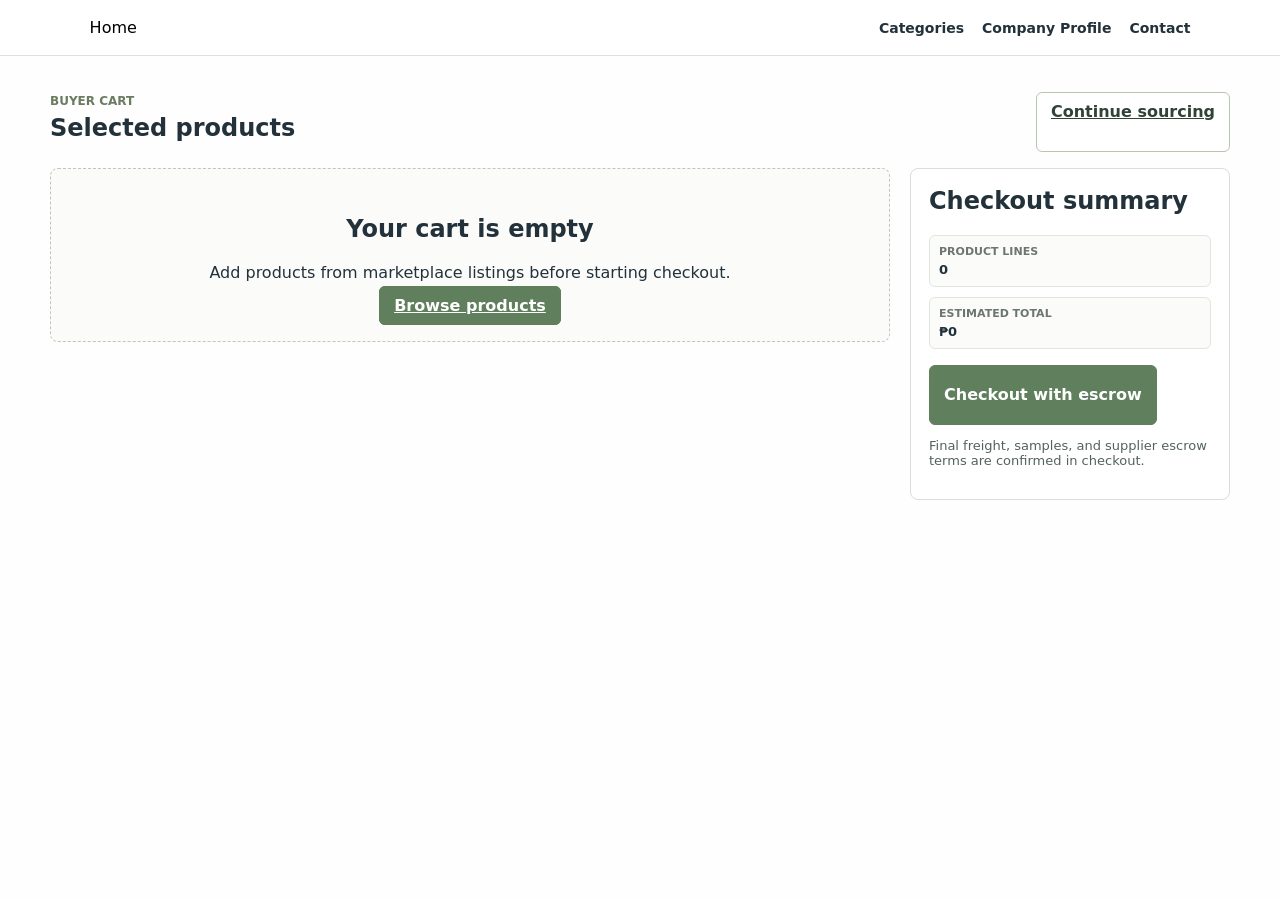
<file: cart-page.html>
<!DOCTYPE html>
<html lang="en">
<head>
    <meta charset="UTF-8">
    <meta name="viewport" content="width=device-width, initial-scale=1.0">
    <link rel="stylesheet" type="text/css" href="style.css">
    <title>Kasorra Cart</title>
</head>
<body>
    <header class="utility-header">
        <a href="index.html" class="nav-all">Home</a>
        <nav class="utility-nav" aria-label="Cart navigation">
            <a href="index.html#marketplace-app">Categories</a>
            <a href="index.html?supplier=techsource-pro#supplierProfile">Company Profile</a>
            <a href="index.html#contact">Contact</a>
        </nav>
    </header>

    <main class="cart-page">
        <section class="module-heading">
            <div>
                <p class="section-eyebrow">Buyer cart</p>
                <h1>Selected products</h1>
            </div>
            <a href="index.html#marketplace-app" class="secondary-action">Continue sourcing</a>
        </section>

        <section class="cart-layout">
            <div class="cart-list" id="cartItems" aria-live="polite"></div>
            <aside class="cart-summary" id="cartSummary"></aside>
        </section>
    </main>

    <script src="scripts/marketplace-data.js"></script>
    <script src="scripts/cart.js"></script>
</body>
</html>
</file>
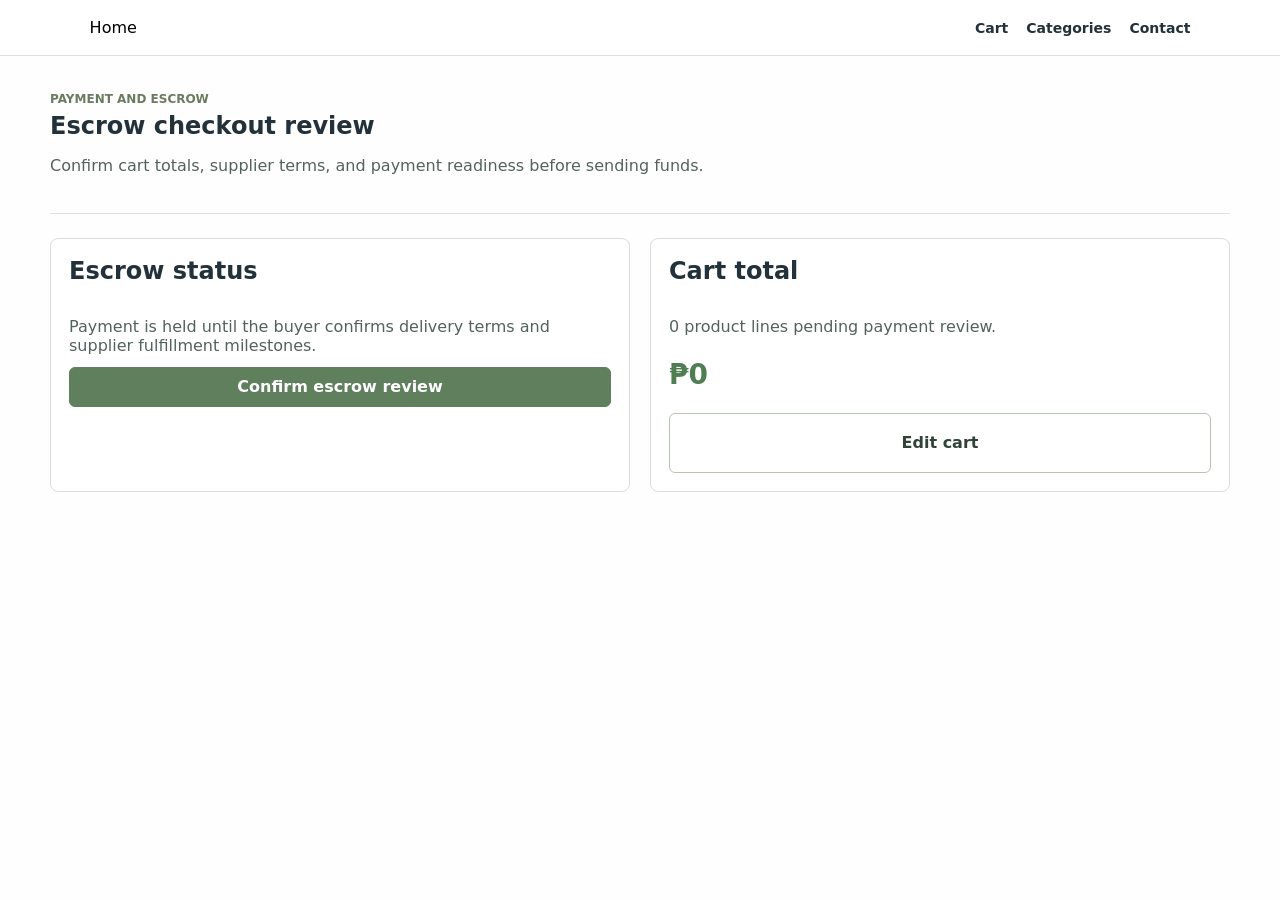
<file: payment-escrow.html>
<!DOCTYPE html>
<html lang="en">
<head>
    <meta charset="UTF-8">
    <meta name="viewport" content="width=device-width, initial-scale=1.0">
    <link rel="stylesheet" type="text/css" href="style.css">
    <title>Kasorra Payment and Escrow</title>
</head>
<body>
    <header class="utility-header">
        <a href="index.html" class="nav-all">Home</a>
        <nav class="utility-nav" aria-label="Payment navigation">
            <a href="cart-page.html">Cart</a>
            <a href="index.html#marketplace-app">Categories</a>
            <a href="index.html#contact">Contact</a>
        </nav>
    </header>

    <main class="checkout-page">
        <section class="dashboard-hero">
            <p class="section-eyebrow">Payment and escrow</p>
            <h1>Escrow checkout review</h1>
            <p>Confirm cart totals, supplier terms, and payment readiness before sending funds.</p>
        </section>

        <section class="checkout-grid">
            <article class="dashboard-card">
                <h2>Escrow status</h2>
                <p>Payment is held until the buyer confirms delivery terms and supplier fulfillment milestones.</p>
                <button type="button" class="primary-action" id="confirmEscrow">Confirm escrow review</button>
            </article>
            <article class="dashboard-card" id="checkoutCartSummary" aria-live="polite"></article>
        </section>
    </main>

    <script src="scripts/marketplace-data.js"></script>
    <script src="scripts/payment-escrow.js"></script>
</body>
</html>
</file>
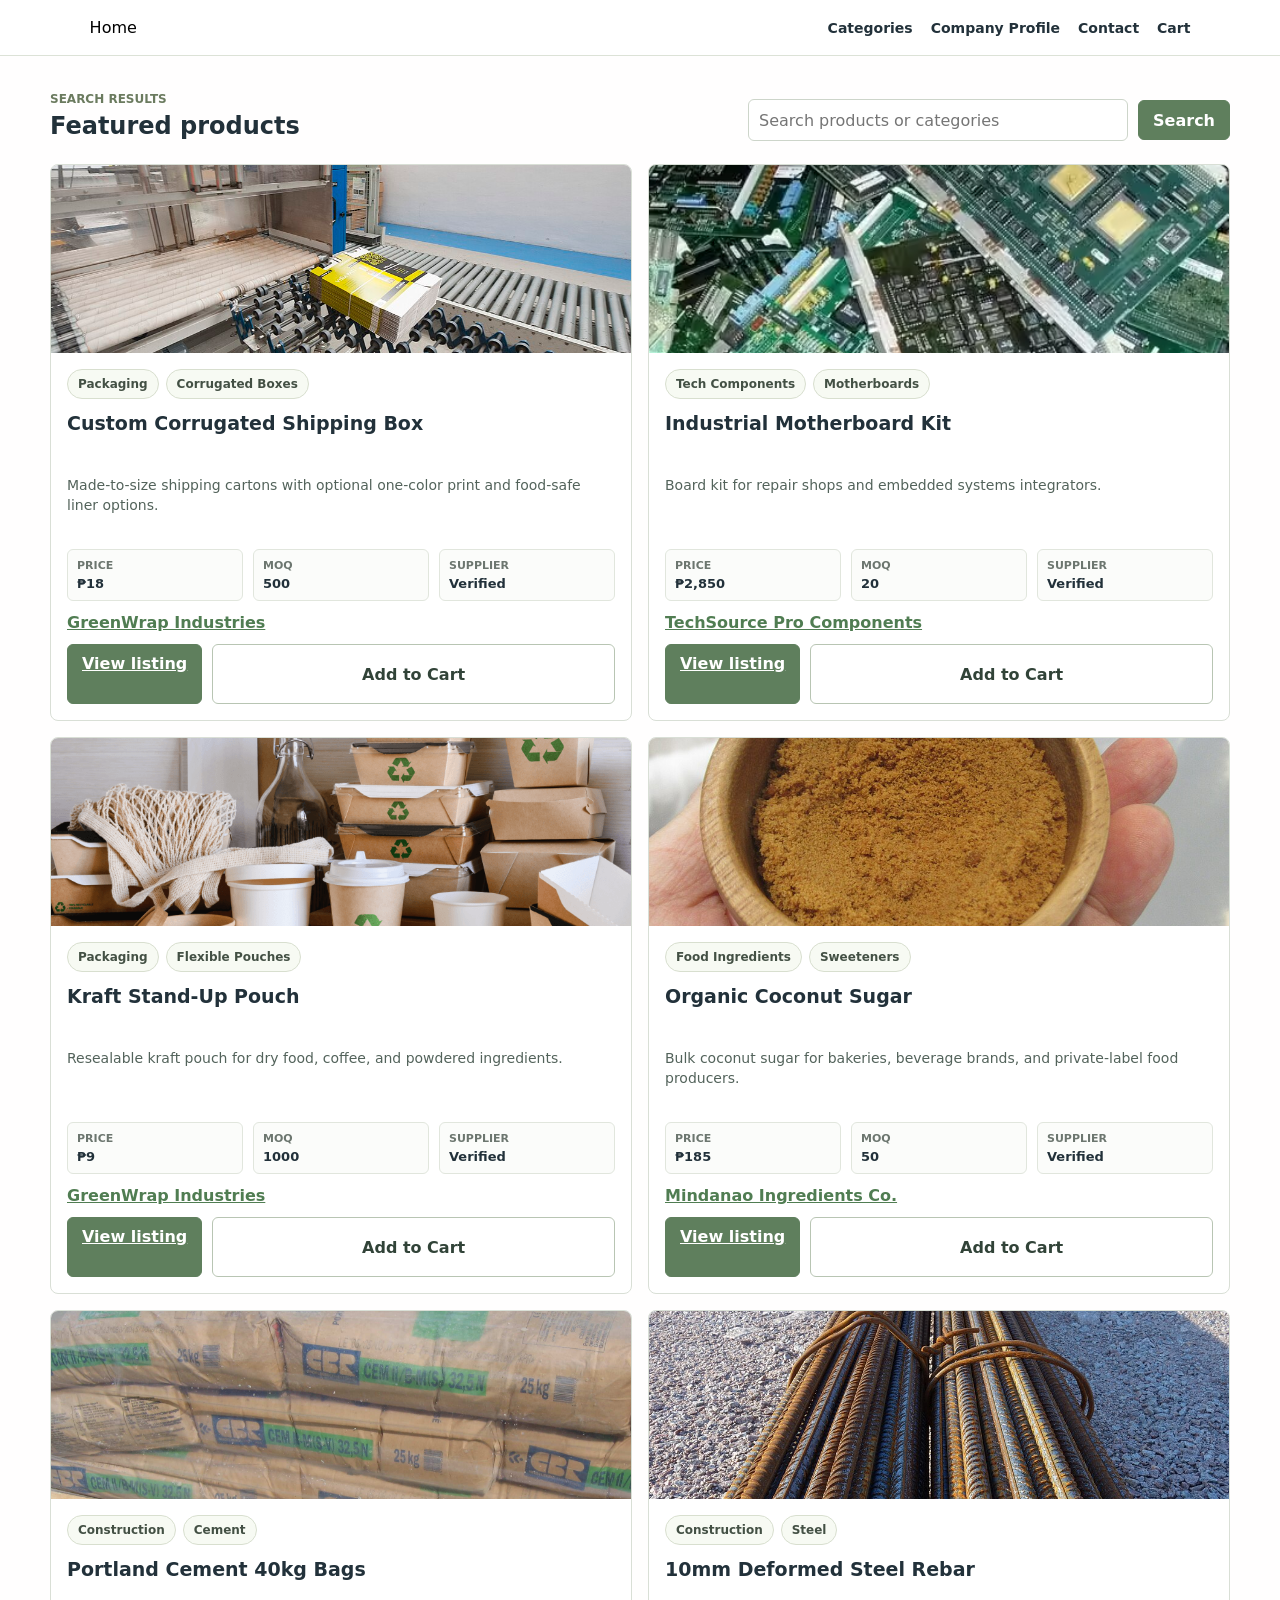
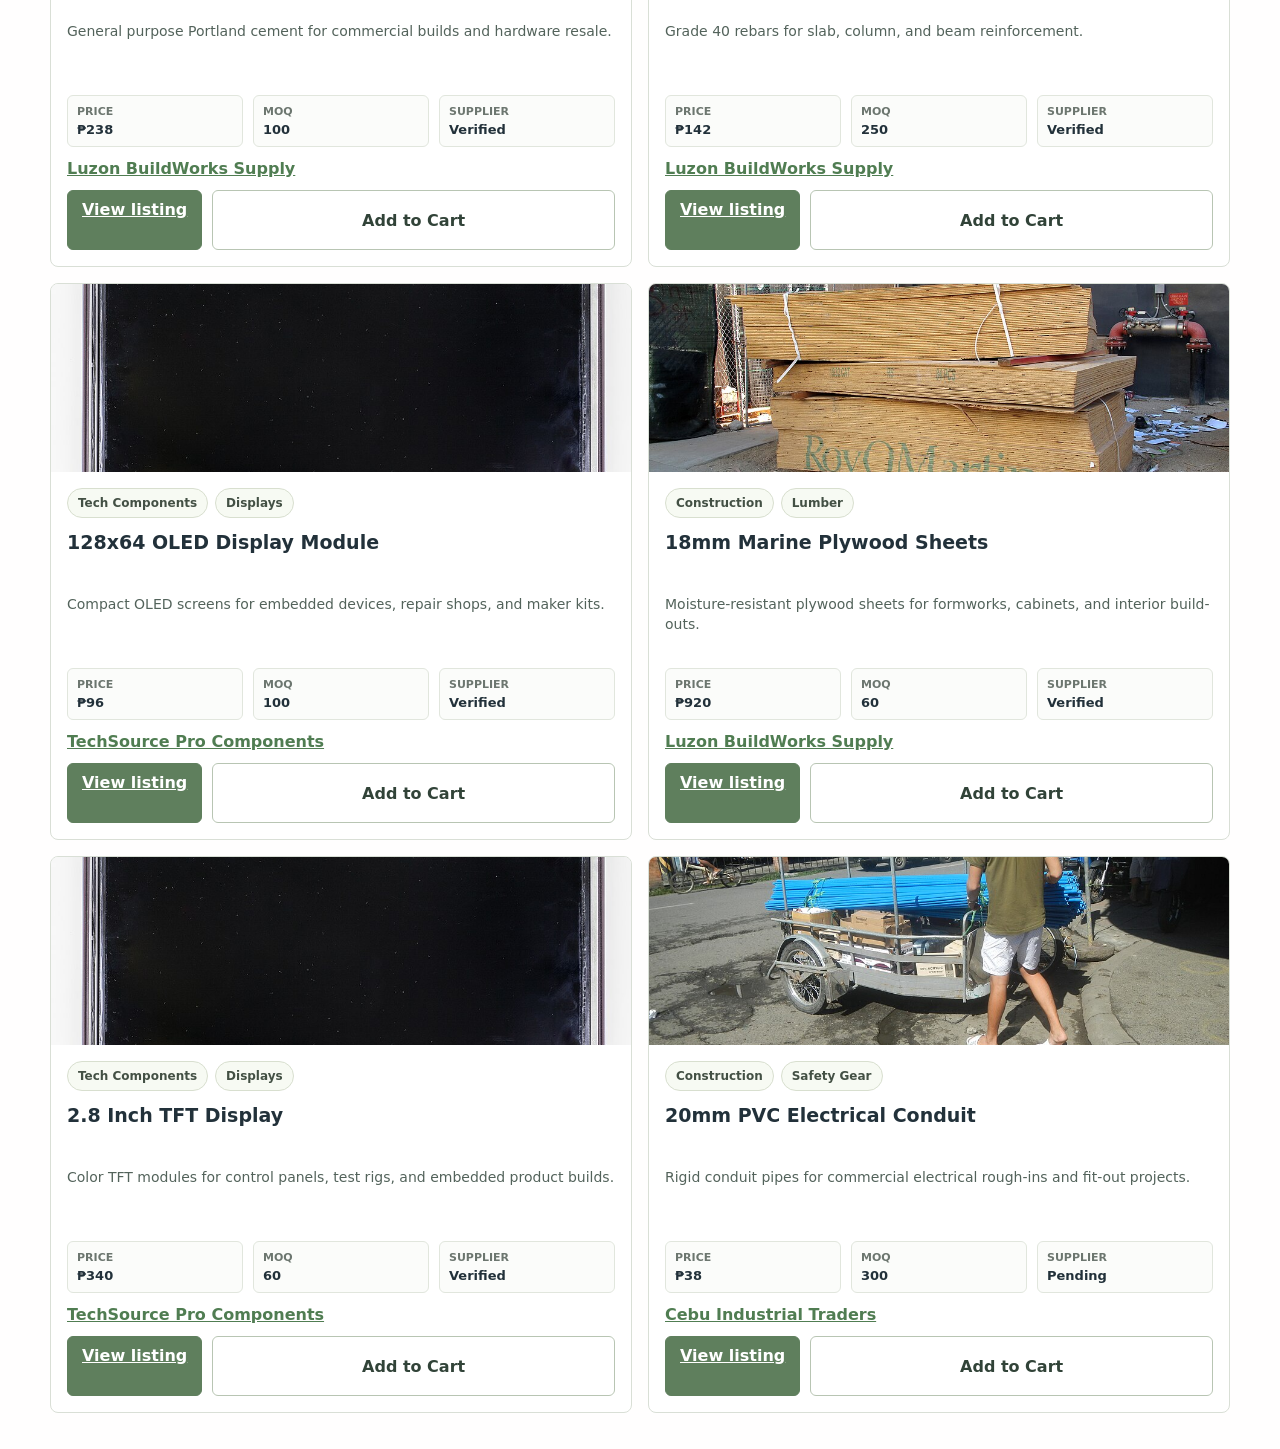
<file: search-results.html>
<!DOCTYPE html>
<html lang="en">
<head>
    <meta charset="UTF-8">
    <meta name="viewport" content="width=device-width, initial-scale=1.0">
    <link rel="stylesheet" type="text/css" href="style.css">
    <title>Kasorra Search Results</title>
</head>
<body>
    <header class="utility-header">
        <a href="index.html" class="nav-all">Home</a>
        <nav class="utility-nav" aria-label="Search navigation">
            <a href="index.html#marketplace-app">Categories</a>
            <a href="index.html?supplier=techsource-pro#supplierProfile">Company Profile</a>
            <a href="index.html#contact">Contact</a>
            <a href="cart-page.html">Cart</a>
        </nav>
    </header>

    <main class="results-page">
        <section class="module-heading">
            <div>
                <p class="section-eyebrow">Search results</p>
                <h1 id="searchTitle">Product results</h1>
            </div>
            <form class="results-search" id="resultsSearchForm">
                <input id="resultsSearchInput" type="search" placeholder="Search products or categories" aria-label="Search products or categories">
                <button type="submit" class="primary-action">Search</button>
            </form>
        </section>

        <section class="product-results result-list" id="searchResults" aria-live="polite"></section>
    </main>

    <script src="scripts/marketplace-data.js"></script>
    <script src="scripts/search-results.js"></script>
</body>
</html>
</file>
<file: style.css>
body {
    margin: 0;
    background-color: rgb(255, 254, 254);
    min-height: 100vh;   
}

body.no-scroll {
    overflow: hidden;
    height: 100%;
}

.logo {
    height: 50px;
    width: 60px;
    margin: 0;
    padding: 0;
    border-radius: 20%;
}

.divider-line {
    border: none;            
    height: 1px;         
    background-color: #c8c5c5; 
    margin: 2px; 
}

.signUp_header {
    position: absolute;
    display: flex;
    align-items: center;
    justify-content: center;
    top: 460px;
    font-family: system-ui, -apple-system, BlinkMacSystemFont, 'Segoe UI', Roboto, Oxygen, Ubuntu, Cantarell, 'Open Sans', 'Helvetica Neue', sans-serif;
    color: #5555558e;
    font-size: 14px;
}


.promotion-header {
    display: flex;
    width: 100%;          
    background: linear-gradient(to right, rgb(144, 171, 139), rgb(90, 120, 99));
}

.header-text {
    flex: 1;              
    text-align: center;  
    padding: 8px;      
    font-size: 14px;    
    color: #fff;          
    margin: 0;
}

.search-section {
    position: sticky;
    top: 0;              
    z-index: 1000;       
    background-color: white;
    height: 118px;
}

.search-bar {
  display: flex;
  align-items: center;
  flex-wrap: nowrap;
  height: 50px;
}

.bar {
  width: 600px;
  height: 100%;
  border-radius: 5px 0px 0px 5px;
  padding-left: 8px;
  font-family: "Google Sans", sans-serif;
  border: 2px solid #90AB8B;
  box-sizing: border-box;
}

.bar:focus {
    outline: none;
}

.search-container {
    display: flex;
    align-items: center;
    margin-left: 120px;
    padding: 12px;
    gap: 15px;
}

.search-button {
  height: 100%;
  background-color: #90AB8B;
  border: none;
  border-radius: 0 5px 5px 0;
  padding: 0 20px;
  cursor: pointer;
  box-sizing: border-box;
}

.search-button:hover {
  background-color: #7e9779;
}

.cart-button,
.account-button {
    display: flex;
    align-items: center;
    border: none;
    padding: 10px;
    background-color: transparent;
    cursor: pointer;   
    gap: 5px; 
    border-radius: 10px;
}

.cart-button:hover,
.account-button:hover {
    background-color: rgb(232, 232, 232);
}

.cart-icon,
.account-icon {
    width: 24px;
    height: 24px;
}

.nav-container {
    margin: 10px 10px 10px 120px;
    display: flex;
    gap: 30px;
}

.nav-all {
    display: flex;
    align-items: center;
    text-decoration: none;
    font-family:system-ui, -apple-system, BlinkMacSystemFont, 'Segoe UI', Roboto, Oxygen, Ubuntu, Cantarell, 'Open Sans', 'Helvetica Neue', sans-serif;
    color: black;
    font-size: 16px;
    gap: 5px;
}

.nav-header {
    text-decoration: none;
    font-family:system-ui, -apple-system, BlinkMacSystemFont, 'Segoe UI', Roboto, Oxygen, Ubuntu, Cantarell, 'Open Sans', 'Helvetica Neue', sans-serif;
    color: black;
    font-size: 16px;
}

.nav-icon {
    width: 22px;
    height: 22px;
}

.ad-section {
    height: 370px;
    width: 100%;
    background: linear-gradient(to right, rgb(144, 171, 139), rgb(90, 120, 99));;
    padding: 48px 0 48px 0;
}

.ad-wrapper {
    display: flex;
}

.ad-text-container {
    display: grid;
    row-gap: 30px;
}

.ad-container {
    margin: 30px 0 0 120px;
    display: grid;
    row-gap: 20px;
}

.assurance {
    display: flex;
    align-items: center;
    width: 170px;
    background-color: rgba(255, 255, 255, 0.277);
    padding: 4px 16px;
    border-radius: 10px;
    margin: 3px;
    gap: 4px;
}

.assurance-text {
    font-family: system-ui, -apple-system, BlinkMacSystemFont, 'Segoe UI', Roboto, Oxygen, Ubuntu, Cantarell, 'Open Sans', 'Helvetica Neue', sans-serif;
    font-size: 15px;
    font-weight: 400;
    color: white;
}

.assurance-icon {
    height: 18px;
    width: 18px;
}

.kasora-tagline {
    font-weight: 500;
    font-size: 45px;
    font-family: system-ui, -apple-system, BlinkMacSystemFont, 'Segoe UI', Roboto, Oxygen, Ubuntu, Cantarell, 'Open Sans', 'Helvetica Neue', sans-serif;
    color: white;
}

.tagline-subheader {
    font-size: 20px;
    font-family: system-ui, -apple-system, BlinkMacSystemFont, 'Segoe UI', Roboto, Oxygen, Ubuntu, Cantarell, 'Open Sans', 'Helvetica Neue', sans-serif;
    color: white;
}

.ad-buttons-container {
    display: flex;
    gap: 10px;
}

.sourcing-button {
    gap: 5px;
    font-size: 15px;
    font-family: system-ui, -apple-system, BlinkMacSystemFont, 'Segoe UI', Roboto, Oxygen, Ubuntu, Cantarell, 'Open Sans', 'Helvetica Neue', sans-serif;
    display: flex;
    align-items: center;
    padding: 16px 32px;
    background-color: white;
    color: #5A7863;
    border: none;
    border-radius: 8px;
    cursor: pointer;
}

.sourcing-button:hover {
    background-color: rgb(238, 238, 238);
}

.demo-button {
    font-family: system-ui, -apple-system, BlinkMacSystemFont, 'Segoe UI', Roboto, Oxygen, Ubuntu, Cantarell, 'Open Sans', 'Helvetica Neue', sans-serif;
    font-size: 15px;
    color: white;
    background-color: rgba(255, 255, 255, 0.319);
    border: 2px solid white;
    border-radius: 8px;
    padding: 16px 32px;
    cursor: pointer;
}

.demo-button:hover {
background-color: rgba(255, 255, 255, 0.625);
}

.kasora-ad-container {
    display: grid;
    grid-template-columns: 300px 300px;
    gap: 20px;
    margin-top: 10px;
    margin-left: 80px;
}

.samples-icon {
    width: 40px;
    height: 40px;
    margin-top: 20px;
    margin-left: 20px;
}

.samples-container {
    background-color: rgba(255, 255, 255, 0.195);
    border-radius: 24px;
}

.sample-text1 {
    font-weight: 600;
    font-family:system-ui, -apple-system, BlinkMacSystemFont, 'Segoe UI', Roboto, Oxygen, Ubuntu, Cantarell, 'Open Sans', 'Helvetica Neue', sans-serif;
    font-size: 25px;
    color: white;
    height: 10px;
    margin-left: 20px;
}

.sample-text2 {
    font-family:system-ui, -apple-system, BlinkMacSystemFont, 'Segoe UI', Roboto, Oxygen, Ubuntu, Cantarell, 'Open Sans', 'Helvetica Neue', sans-serif;
    font-size: 15px;
    color: rgb(234, 234, 234);
    margin-left: 20px;
}

.category-section, 
.suppliers-section {
    margin-top: 5px;
    margin-bottom: 35px;
}

.category-text-container {
    display: flex;
    align-items: baseline;
    gap: 10px;
}

.view-tag {
    color: #90AB8B;
    font-size: 15px;
}

.category-text {
    font-size: 25px;
    font-weight: bold;
    font-family: system-ui, -apple-system, BlinkMacSystemFont, 'Segoe UI', Roboto, Oxygen, Ubuntu, Cantarell, 'Open Sans', 'Helvetica Neue', sans-serif;
    color: #3B4953;
    margin-left: 120px;
}

.categories-wrapper {
    display: flex;
    justify-content: center;
    gap: 15px;
}

.category {
    background-color: transparent;
    border: 2px solid rgb(185, 185, 185);
    border-radius: 15px;
    display: flex;
    flex-direction: column;
    align-items: center;      
    justify-content: center; 
    cursor: pointer;
    width: 145px;             
    height: 145px;            
    padding: 35px;
}

.category-container {
    display: grid;
    grid-template-columns: repeat(auto-fit, minmax(120px, 1fr));
    align-items: center;
    justify-content: center;
}

.category:hover {
    box-shadow: 4px 6px 10px rgba(95, 94, 94, 0.474);
}

.category-inside-text {
    font-family: system-ui, -apple-system, BlinkMacSystemFont, 'Segoe UI', Roboto, Oxygen, Ubuntu, Cantarell, 'Open Sans', 'Helvetica Neue', sans-serif;
    font-size: 20px;
    font-weight: 500;
    color: rgb(40, 55, 35);
    margin-top: 10px;
}

.deals-section {
    
    height: 480px;
}

.deals-header-container {
    display: flex;
    align-items: center;
    margin: 0 120px 0 123px;
    gap: 7px;
}

.view-container {
    display: flex;
    align-items: center;
}

.view-tag {
    display: flex;
    margin-left: 5px;
    gap: 2px;
    color: #6e8f69;
    font-size: 17px;
    align-items: baseline;
    text-decoration: none;
    font-family: system-ui, -apple-system, BlinkMacSystemFont, 'Segoe UI', Roboto, Oxygen, Ubuntu, Cantarell, 'Open Sans', 'Helvetica Neue', sans-serif;
    align-items: center;
}

.view-tag:hover {
    text-decoration: underline;
    text-decoration-color: #6e8f69;
}

.view-icon {
    height: 15px;
    width:  15px;
}

.view-icon:hover {
    text-decoration: underline;
    text-decoration-color: #6e8f69;
}

.deals-text {
    font-size: 25px;
    font-family: system-ui, -apple-system, BlinkMacSystemFont, 'Segoe UI', Roboto, Oxygen, Ubuntu, Cantarell, 'Open Sans', 'Helvetica Neue', sans-serif;
    color: #3B4953;
    font-weight: bold;
}

.deals-icon {
    height: 28px;
    width: 28px;
}

.deals-time {
    display: flex;
    align-items: center;
    font-size: 15px;
    font-family: system-ui, -apple-system, BlinkMacSystemFont, 'Segoe UI', Roboto, Oxygen, Ubuntu, Cantarell, 'Open Sans', 'Helvetica Neue', sans-serif;
    color: #ffffff;
    background-color: #5A7863;
    gap: 5px;
    border-radius: 8px;
    padding: 8px;
    margin-left: auto;
}

.deals-container,
.suppliers-container-row1,
.suppliers-container-row2 {
    display: grid;
    grid-template-columns: repeat(auto-fit, minmax(180px, 300px));
    align-items: center;
    justify-content: center;
    gap: 20px;
}

.indiv-deals,
.indiv-suppliers {
    background-color: white;
    padding: 0 0 20px 0;
    cursor: pointer;
    border: none;
    border-radius: 20px;
    box-shadow: 4px 6px 10px rgba(95, 94, 94, 0.474);
}

.indiv-pic-container {
    position: relative;
    border-radius: 20px;
    background-color: white;
}

.indiv-pic-header {
    display: flex;
    justify-content: space-between; 
    gap: 142px;
    align-items: center;
    position: absolute;
    padding: 8px 12px;
}

.indiv-pic-text {
    font-size: 13px;
    font-weight: bold;
    font-family: system-ui, -apple-system, BlinkMacSystemFont, 'Segoe UI', Roboto, Oxygen, Ubuntu, Cantarell, 'Open Sans', 'Helvetica Neue', sans-serif;
    color: #ffffff;
    background-color: #970000;
    padding: 5px 12px;
    border-radius: 12px;
}

.indiv-pic-rating {
    display: flex;
    align-items: center;
    gap: 5px;
    color: #ffffff;
    background-color: rgba(44, 44, 44, 0.69);
    font-size: 12px;
    padding: 2px 8px;
    border-radius: 12px;
}

.star-icon {
    height: 12px;
    width: 12px;
}

.indiv-pic {
    width: 100%;
    height: 200px;
    display: block;
    margin: 0;
    padding: 0;
    border-radius: 20px 20px 0 0; 
}


.indiv-container {
    margin: 20px 20px 0 20px;
    display: grid;
    grid-template-rows:repeat(3, auto);
    row-gap: 10px;
    text-align: left;
}

.indiv-header {
    font-size: 19px;
    font-family: system-ui, -apple-system, BlinkMacSystemFont, 'Segoe UI', Roboto, Oxygen, Ubuntu, Cantarell, 'Open Sans', 'Helvetica Neue', sans-serif;
    color: #3B4953;
}

.indiv-subheader {
    font-size: 14px;
    font-family: system-ui, -apple-system, BlinkMacSystemFont, 'Segoe UI', Roboto, Oxygen, Ubuntu, Cantarell, 'Open Sans', 'Helvetica Neue', sans-serif;
    color:gray;
}

.indiv-price {
    font-size: 16px;
    font-weight: bold;
    font-family: system-ui, -apple-system, BlinkMacSystemFont, 'Segoe UI', Roboto, Oxygen, Ubuntu, Cantarell, 'Open Sans', 'Helvetica Neue', sans-serif;
    color: #2a801a;
}

.indiv-sold {
    font-size: 12px;
}

.price-sold {
    display: grid;
    grid-template-columns: 180px 1fr;
    align-items: center;
}

.view-supplier {
    display: flex;
    font-size: 15px;
    border-radius: 10px;
    justify-content: center;
    color: white;
    padding: 10px;
    background-color: #90AB8B;
}

.view-supplier:hover {
    background-color: #90ab8bb8
}

.rated-icon {
    height: 13px;
    width: 13px;
}

.indiv-supplier-text {
    display: flex;
    align-items: center;
    gap: 2px;
    font-size: 13px;
    font-weight: bold;
    font-family: system-ui, -apple-system, BlinkMacSystemFont, 'Segoe UI', Roboto, Oxygen, Ubuntu, Cantarell, 'Open Sans', 'Helvetica Neue', sans-serif;
    color: rgb(59, 73, 83);
    background-color: #fdc700;
    padding: 5px 12px;
    border-radius: 12px;
}

.indiv-supplier-header {
    display: flex;
    justify-content: space-between; 
    gap: 120px;
    align-items: center;
    position: absolute;
    padding: 8px 12px;
}

.verification-badge {
    display: flex;
    align-items: center;
    font-size: 13px;
    font-family: system-ui, -apple-system, BlinkMacSystemFont, 'Segoe UI', Roboto, Oxygen, Ubuntu, Cantarell, 'Open Sans', 'Helvetica Neue', sans-serif;
    color: rgb(59, 73, 83);
    gap: 5px;
    background-color: #EBF4DD;
    padding: 8px;
    border-radius: 8px;
    width: 65px;
}

.verify-icon {
    height: 14px;
    width: 14px;
}

.filter-button {
    display: flex;
    align-items: center;
    gap: 5px;
    font-family: system-ui, -apple-system, BlinkMacSystemFont, 'Segoe UI', Roboto, Oxygen, Ubuntu, Cantarell, 'Open Sans', 'Helvetica Neue', sans-serif;
    font-size: 17px;
    padding: 10px 17px;
    background-color: transparent;
    border-width: 2px;
    border-color: #5A7863;
    border-radius: 10px;
    cursor: pointer;
}

.filter-button:hover {
    background-color: rgba(187, 185, 185, 0.434);
}

.filter-icon {
    height: 13px;
    width: 13px;
}

.deals-supplier-container {
    display: flex;
    align-items: center;
    margin: 0 120px 0 123px;
    gap: 15px;
}

.suppliers-wrapper {
    display: grid;
    row-gap: 15px;
}

.platform-promise-header {
    display: flex;
    justify-content: center;
    margin-top: 100px;
}

.platform-promise-text {
    font-size: 32px;
    font-weight: 500;
    font-family: system-ui, -apple-system, BlinkMacSystemFont, 'Segoe UI', Roboto, Oxygen, Ubuntu, Cantarell, 'Open Sans', 'Helvetica Neue', sans-serif;
    color: #3B4953;
}

.platform-promise-wrapper {
    display: flex;
    justify-content: center;
    align-items: center;
    margin-top: 15px;
    gap: 100px;
}

.platform-promise-container {
    display: flex;
    flex-direction: column;
    row-gap: 15px;
    align-items: center;
    width: 250px;
}

.platform-description {
    display: flex;
    align-items: center;
    justify-content: center;
    flex-direction: column;
}

.platform-text-1 {
    font-size: 18px;
    font-family: system-ui, -apple-system, BlinkMacSystemFont, 'Segoe UI', Roboto, Oxygen, Ubuntu, Cantarell, 'Open Sans', 'Helvetica Neue', sans-serif;
    font-weight: bold;
    color: #3B4953;
}

.platform-text-2 {
    font-size: 14px;
    font-family: system-ui, -apple-system, BlinkMacSystemFont, 'Segoe UI', Roboto, Oxygen, Ubuntu, Cantarell, 'Open Sans', 'Helvetica Neue', sans-serif;
    color: #3B4953;
}

.platform-icon {
    display: flex;
    justify-content: center;
    width: 40px;
    height: 40px;
    background:linear-gradient(135deg, rgb(144, 171, 139) 0%, rgb(90, 120, 99) 100%); 
    padding: 25px;
    border-radius: 50%;
}

.footer-section {
    margin-top: 60px;
    background-color: #3B4953;
    height: 250px;
    padding: 70px 120px 20px 120px
}

.footer-container-1 {
    display: flex;
    gap: 50px;
    margin-bottom: 35px;
}

.kasorra-footer-text {
    font-size: 13px;
    font-family: system-ui, -apple-system, BlinkMacSystemFont, 'Segoe UI', Roboto, Oxygen, Ubuntu, Cantarell, 'Open Sans', 'Helvetica Neue', sans-serif;
    color: rgb(235, 244, 221);
    opacity: 0.7;
}

.kasorra-part {
    display: flex;
    flex-direction: column;
}

.for-buyers-container {
    display: flex;
    flex-direction: column;
    row-gap: 15px;
}

.for-buyers-header {
    font-size: 18px;
    font-family: system-ui, -apple-system, BlinkMacSystemFont, 'Segoe UI', Roboto, Oxygen, Ubuntu, Cantarell, 'Open Sans', 'Helvetica Neue', sans-serif;
    color: rgb(235, 244, 221);
    opacity: 0.9;
}

.buyers-link {
    text-decoration: none;
    color: rgb(235, 244, 221);
    opacity: 0.7; 
    font-size: 13px;
    font-family: system-ui, -apple-system, BlinkMacSystemFont, 'Segoe UI', Roboto, Oxygen, Ubuntu, Cantarell, 'Open Sans', 'Helvetica Neue', sans-serif;
}

.links-wrapper {
    display: flex;
    gap: 150px;
}

.horizontal-footer-line {
    color: rgb(235, 244, 221);
    opacity: 0.5; 
}

.footer-container-2 {
    margin-top: 30px;
    display: flex;
    align-items: center;
    justify-content: center;
}

.footer-header-2 {
    font-size: 16px;
    font-family: system-ui, -apple-system, BlinkMacSystemFont, 'Segoe UI', Roboto, Oxygen, Ubuntu, Cantarell, 'Open Sans', 'Helvetica Neue', sans-serif;
    color: rgb(235, 244, 221);
    opacity: 0.7;
}

.acc_bg {
    position: fixed;
    top: 50%;            
    left: 50%;            
    transform: translate(-50%, -50%);
    z-index: 1001;
    height: 650px;
    width: 450px;
    background-color: white;
    display: flex;
    align-items: center;
    justify-content: center;
    border-radius: 20px;
}

.login_header {
    position: absolute;   
    display: flex;
    align-items: center;
    justify-content: center;
    top: 80px;
    color: rgb(95, 94, 94);
    font-size: 30px;
    font-weight: 650;
    font-family: system-ui, -apple-system, BlinkMacSystemFont, 'Segoe UI', Roboto, Oxygen, Ubuntu, Cantarell, 'Open Sans', 'Helvetica Neue', sans-serif;
}

.login_subheader {
    position: absolute;
    display: flex;
    align-items: center;
    justify-content: center;
    top: 140px;
    color: rgb(95, 94, 94);
    font-size: 15px;
    font-family: system-ui, -apple-system, BlinkMacSystemFont, 'Segoe UI', Roboto, Oxygen, Ubuntu, Cantarell, 'Open Sans', 'Helvetica Neue', sans-serif;
}

.email_header {
    position: absolute;
    display: flex;
    align-items: center;
    justify-content: center;
    top: 190px;
    left: 30%;
    color: rgb(87, 87, 87);
    transform: translateX(-50%);
    font-size: 14px;
    font-weight: 600;
    font-family: system-ui, -apple-system, BlinkMacSystemFont, 'Segoe UI', Roboto, Oxygen, Ubuntu, Cantarell, 'Open Sans', 'Helvetica Neue', sans-serif;
}

.password_header {
    position: absolute;
    display: flex;
    align-items: center;
    justify-self: center;
    top: 278px;
    left: 23%;
    color: rgb(87, 87, 87);
    transform: translateX(-50%);
    font-size: 14px;
    font-weight: 600;
    font-family: system-ui, -apple-system, BlinkMacSystemFont, 'Segoe UI', Roboto, Oxygen, Ubuntu, Cantarell, 'Open Sans', 'Helvetica Neue', sans-serif;
}

.exit_button {
    top: 20px;
    left: 88%;
    font-size: 25px;
    position: absolute;
    cursor: pointer;
    padding: 5px 10px;
    background-color: transparent;
    border: none;
}

.exit_button2 {
    top: 22px;
    left: 90%;
    font-size: 25px;
    position: absolute;
    cursor: pointer;
    padding: 5px 10px;
    background-color: transparent;
    border: none;
    font-weight: lighter;
}

.form_tag {
    display: flex;
    flex-direction: column;
    gap: 30px;
}

.input_tag {
    display: flex;
    justify-content: baseline;
    align-items: center;
    width: 250px;
    height: 20px;
    padding: 12px 50px 12px 5px;
    border-radius: 10px;
    border: 2px solid #a2d09a;
}


/*.input_icon {
    height: 20px;
    width: 20px;
} */

.submit_button {
    font-family: system-ui, -apple-system, BlinkMacSystemFont, 'Segoe UI', Roboto, Oxygen, Ubuntu, Cantarell, 'Open Sans', 'Helvetica Neue', sans-serif;
    font-size: 17px;
    font-weight: 500;
    color: white;
    padding: 15px;
    background: linear-gradient(135deg, rgb(144, 171, 139) 0%, rgb(90, 120, 99) 100%);
    border: none;
    cursor: pointer;
    border-radius: 10px;
}

.submit_button:hover {
    background: linear-gradient(135deg, rgba(176, 206, 171, 0.834) 0%, rgba(117, 155, 128, 0.821) 100%);
}

.input_container {
    display: flex;
    flex-direction: column;
    gap: 40px;
    margin-top: 20px;
}

.lock-icon {
    position: absolute;
    display: flex;
    justify-content: center;
    z-index: 1000;
    top: 35px;
    height: 40px;
    width: 40px;
    background: linear-gradient(to right, rgb(144, 171, 139), rgb(90, 120, 99));
    padding: 10px;
    border-radius: 12px;
}

.person-icon {
    position: absolute;
    display: flex;
    justify-content: center;
    z-index: 1000;
    top: 35px;
    height: 40px;
    width: 40px;
    background: linear-gradient(to right, rgb(144, 171, 139), rgb(90, 120, 99));
    padding: 10px;
    border-radius: 12px;
}

.thirdParty_container {
    display: flex;
    position: absolute;
    align-items: center;
    justify-content: center;
    top: 510px;
}

.google_button {
    display: flex;
    align-items: center;
    justify-content: center;
    gap: 10px;
    font-family: system-ui, -apple-system, BlinkMacSystemFont, 'Segoe UI', Roboto, Oxygen, Ubuntu, Cantarell, 'Open Sans', 'Helvetica Neue', sans-serif;
    font-size: 15px;
    font-weight: 500;
    padding: 4px 70px;
    height: 45px;
    cursor: pointer;
    background-color: transparent;
    border: 2px solid #90AB8B;
    border-radius: 10px;
}

.google_button:hover {
    background-color: rgba(220, 220, 220, 0.332);
}

.google_icon {
    height: 20px;
    width: 20px;
}

.no_acc_container {
    display: flex;
    align-items: center;
    justify-content: center;
    position: absolute;
    top: 570px;
    gap: 7px;
}

.no_acc {
    font-family: system-ui, -apple-system, BlinkMacSystemFont, 'Segoe UI', Roboto, Oxygen, Ubuntu, Cantarell, 'Open Sans', 'Helvetica Neue', sans-serif;
    font-size: 14px;
}

.sign_up {
    text-decoration: none;
    font-family: system-ui, -apple-system, BlinkMacSystemFont, 'Segoe UI', Roboto, Oxygen, Ubuntu, Cantarell, 'Open Sans', 'Helvetica Neue', sans-serif;
    font-size: 16px;
    color: #90AB8B;
    background-color: transparent;
    border: none;
    cursor: pointer;
}

.sign_up:hover {
    text-decoration: underline;
}

.signUp_bg {
    position: fixed;
    top: 50%;             
    left: 50%;            
    transform: translate(-50%, -50%);
    z-index: 1001;
    height: 730px;
    width:630px;
    background-color: white;
    display: flex;
    align-items: center;
    justify-content: center;
    border-radius: 20px;
    overflow-y: auto;
}

.signUp_container {
    display: flex;
    justify-content: center;
    align-items: center;
}

.direction-text {
    position: absolute;
    left: 5%;
    top: 28%;
    font-family:system-ui, -apple-system, BlinkMacSystemFont, 'Segoe UI', Roboto, Oxygen, Ubuntu, Cantarell, 'Open Sans', 'Helvetica Neue', sans-serif;
    font-size: 15px;
    font-weight: 500;
    color: rgb(73, 73, 73);
}

.buy-btn {
    display: flex;
    flex-direction: column;
    justify-content: center;
    align-items: center;
    padding: 12px 73px;
    gap: 10px;
    background-color: transparent;
    border: 2px solid #EBF4DD;
    border-radius: 10px;
    cursor: pointer;
}

.sell-btn {
    display: flex;
    flex-direction: column;
    justify-content: center;
    align-items: center;
    padding: 12px 78px;
    gap: 10px;
    background-color: transparent;
    border: 2px solid #EBF4DD;
    border-radius: 10px;
    cursor: pointer;
}

.button_container {
    position: absolute;
    display: flex;
    align-items: center;
    justify-content: center;
    top: 34%;
    gap: 10px;
}

.buy-btn:focus,
.sell-btn:focus {
    border: 2px solid #d0e1b5;
    background-color: #e8ede17a;
}

.buy_icon,
.sell_icon {
    height: 35px;
    width: 35px;
}

.sb_header {
    font-family: system-ui, -apple-system, BlinkMacSystemFont, 'Segoe UI', Roboto, Oxygen, Ubuntu, Cantarell, 'Open Sans', 'Helvetica Neue', sans-serif;
    font-size: 16px;
}

.sb_subheader {
    font-family: system-ui, -apple-system, BlinkMacSystemFont, 'Segoe UI', Roboto, Oxygen, Ubuntu, Cantarell, 'Open Sans', 'Helvetica Neue', sans-serif;
    font-size: 13px;
    color: rgb(91, 91, 91);
}

.Names_signUp_wrapper {
    display: flex;
    flex-direction: column;
    justify-content: center;
    gap: 10px;
}

.replaceable_container {
    display: flex;
    flex-direction: column;
    align-items: center;
    gap: 20px;
}

.buyer_option_Name_input {
    padding: 15px 139px 15px 5px;
    border: 2px solid #EBF4DD; 
    border-radius: 8px;
}

.seller_option_Name_input {
    padding: 15px 125px 15px 5px;
    border: 2px solid #EBF4DD; 
    border-radius: 8px;
}

.buyer_option_Name_input:focus,
.seller_option_Name_input:focus,
.option_email_input:focus,
.option_phone_input:focus,
.option_password_input_confrim:focus,
.option_company_name_input:focus {
    border-color:  #c9e1a3;
    outline: none;
    color: #333;             
}


.option_outer_container {
    position: absolute;
    margin-top: 25px;
    left: 5%;
}

.name_header_option,
.email_input_header,
.option_phone_header,
.option_password_header,
.option_password_header_confirm,
.option_company_name {
    font-family: system-ui, -apple-system, BlinkMacSystemFont, 'Segoe UI', Roboto, Oxygen, Ubuntu, Cantarell, 'Open Sans', 'Helvetica Neue', sans-serif;
    font-size: 15px;
    font-weight: 500;
    color: rgb(73, 73, 73);
}

.option_email_input,
.option_phone_input,
.option_password_input,
.option_password_input_confrim,
.option_company_name_input {
    padding: 15px;
    border: 2px solid #EBF4DD; 
    border-radius: 8px;
}

.option_name_wrapper {
    display: flex;
    gap: 10px;
}

.option_email_container,
.option_phone_container,
.option_password_container,
.company_name_container {
    display: flex;
    flex-direction: column;
    gap: 10px;
}

.buyer_option_form {
    display: flex;
    flex-direction: column;
    gap: 20px;
    margin-bottom: 40px;
}

.legacy-hidden {
    display: none !important;
}

.marketplace-app {
    max-width: 1200px;
    margin: 42px auto 0 auto;
    padding: 0 24px;
    color: #22313a;
    font-family: system-ui, -apple-system, BlinkMacSystemFont, "Segoe UI", Roboto, Oxygen, Ubuntu, Cantarell, "Open Sans", "Helvetica Neue", sans-serif;
}

.market-toolbar,
.module-heading,
.profile-and-tools,
.market-grid,
.range-row,
.profile-actions,
.product-actions,
.market-stats,
.trust-row,
.tag-row,
.inquiry-actions {
    display: flex;
}

.market-toolbar {
    justify-content: space-between;
    align-items: flex-end;
    gap: 24px;
    margin-bottom: 22px;
}

.section-eyebrow {
    margin: 0 0 6px 0;
    text-transform: uppercase;
    font-size: 12px;
    font-weight: 700;
    letter-spacing: 0;
    color: #6b7b5f;
}

.market-toolbar h2,
.module-heading h3,
.supplier-profile-header h3,
.supplier-dashboard h3,
.modal-card h3 {
    margin: 0;
    color: #22313a;
}

.market-stats {
    flex-wrap: wrap;
    justify-content: flex-end;
    gap: 8px;
    max-width: 520px;
}

.market-stats span,
.trust-row span,
.tag-row span {
    border: 1px solid #d8dfcf;
    border-radius: 999px;
    padding: 7px 10px;
    background-color: #f7faf3;
    color: #435044;
    font-size: 12px;
    font-weight: 650;
    white-space: nowrap;
}

.market-grid {
    align-items: flex-start;
    gap: 22px;
}

.filter-panel {
    position: sticky;
    top: 138px;
    flex: 0 0 270px;
    border: 1px solid #d9dfd6;
    border-radius: 8px;
    padding: 18px;
    background-color: #ffffff;
}

.filter-panel h3 {
    margin: 0 0 14px 0;
}

.filter-panel label,
.stack-form label {
    display: grid;
    gap: 7px;
    margin-bottom: 14px;
    font-size: 13px;
    font-weight: 700;
    color: #42524a;
}

.filter-panel input,
.filter-panel select,
.stack-form input,
.stack-form select,
.stack-form textarea,
.chat-form input {
    width: 100%;
    min-height: 42px;
    box-sizing: border-box;
    border: 1px solid #cdd5ca;
    border-radius: 6px;
    padding: 9px 10px;
    font: inherit;
    background-color: #ffffff;
}

.filter-panel input:focus,
.filter-panel select:focus,
.stack-form input:focus,
.stack-form select:focus,
.stack-form textarea:focus,
.chat-form input:focus {
    outline: 2px solid #9dbb96;
    border-color: #6f8d69;
}

.stack-form textarea {
    min-height: 92px;
    resize: vertical;
}

.stack-form select[multiple] {
    min-height: 110px;
}

.range-row {
    gap: 12px;
}

.range-row label {
    flex: 1;
}

.market-content {
    flex: 1;
    min-width: 0;
}

.module-block,
.profile-panel,
.supplier-dashboard {
    border-top: 1px solid #dce2d7;
    padding-top: 20px;
    margin-bottom: 30px;
}

.module-heading {
    align-items: center;
    justify-content: space-between;
    gap: 20px;
    margin-bottom: 16px;
}

.primary-action,
.secondary-action,
.danger-action,
.link-action,
.supplier-link,
.category-card button,
.mini-product,
.media-button {
    cursor: pointer;
    font: inherit;
}

.primary-action,
.secondary-action,
.danger-action,
.link-action {
    border-radius: 6px;
    min-height: 40px;
    padding: 9px 14px;
    font-weight: 750;
}

.primary-action {
    border: 1px solid #5f7f5d;
    background-color: #5f7f5d;
    color: #ffffff;
}

.primary-action:hover {
    background-color: #4f704e;
}

.secondary-action {
    border: 1px solid #b8c5b3;
    background-color: #ffffff;
    color: #314338;
}

.secondary-action:hover,
.link-action:hover {
    background-color: #f2f6ee;
}

.danger-action {
    border: 1px solid #b44848;
    background-color: #fff4f4;
    color: #8d2626;
}

.link-action,
.supplier-link {
    border: none;
    background: transparent;
    color: #507d52;
    padding: 0;
    font-weight: 800;
    text-align: left;
}

.category-browser {
    display: grid;
    grid-template-columns: repeat(2, minmax(0, 1fr));
    gap: 14px;
}

.category-card {
    border: 1px solid #d8dfcf;
    border-radius: 8px;
    padding: 14px;
    background-color: #ffffff;
}

.category-card.active {
    border-color: #5f7f5d;
    box-shadow: inset 0 0 0 1px #5f7f5d;
}

.category-card > button {
    width: 100%;
    display: flex;
    justify-content: space-between;
    gap: 12px;
    border: none;
    background: transparent;
    padding: 0;
    color: #22313a;
    text-align: left;
}

.category-card > button span {
    font-size: 17px;
    font-weight: 800;
}

.category-card p {
    min-height: 40px;
    margin: 10px 0 12px 0;
    color: #53635b;
    font-size: 14px;
}

.subcategory-list {
    display: flex;
    flex-wrap: wrap;
    gap: 7px;
}

.subcategory-list button {
    border: 1px solid #d4dccd;
    border-radius: 999px;
    background-color: #f8faf5;
    padding: 6px 9px;
    font-size: 12px;
    color: #435044;
}

.product-results {
    display: grid;
    grid-template-columns: repeat(2, minmax(0, 1fr));
    gap: 16px;
}

.product-card {
    display: flex;
    flex-direction: column;
    min-height: 560px;
    border: 1px solid #d9dfd6;
    border-radius: 8px;
    overflow: hidden;
    background-color: #ffffff;
}

.media-button {
    width: 100%;
    height: 188px;
    border: none;
    padding: 0;
    background: #eef2ea;
}

.media-button img,
.media-button video,
.listing-media img,
.listing-media video {
    width: 100%;
    height: 100%;
    display: block;
    object-fit: cover;
}

.product-card-body {
    display: flex;
    flex: 1;
    flex-direction: column;
    gap: 12px;
    padding: 16px;
}

.tag-row,
.trust-row {
    flex-wrap: wrap;
    gap: 7px;
}

.product-card h4 {
    min-height: 52px;
    margin: 0;
    font-size: 19px;
    line-height: 1.35;
    color: #22313a;
}

.product-card h2 {
    min-height: 52px;
    margin: 0;
    font-size: 19px;
    line-height: 1.35;
}

.product-card h2 a,
.cart-item h2 a {
    color: #22313a;
    text-decoration: none;
}

.product-card h2 a:hover,
.cart-item h2 a:hover {
    color: #507d52;
}

.product-card p {
    min-height: 62px;
    margin: 0;
    color: #53635b;
    font-size: 14px;
    line-height: 1.45;
}

.product-facts,
.profile-stats {
    display: grid;
    grid-template-columns: repeat(3, minmax(0, 1fr));
    gap: 10px;
    margin: 0;
}

.product-facts.wide {
    grid-template-columns: repeat(2, minmax(0, 1fr));
    margin: 18px 0;
}

.product-facts div,
.profile-stats div {
    border: 1px solid #e1e6dd;
    border-radius: 6px;
    padding: 9px;
    background-color: #fbfcfa;
}

.product-facts dt,
.profile-stats dt {
    margin-bottom: 4px;
    color: #6c766f;
    font-size: 11px;
    font-weight: 800;
    text-transform: uppercase;
}

.product-facts dd,
.profile-stats dd {
    margin: 0;
    color: #22313a;
    font-size: 13px;
    font-weight: 750;
}

.product-actions {
    gap: 10px;
    margin-top: auto;
}

.product-actions button {
    flex: 1;
}

.profile-and-tools {
    align-items: flex-start;
    gap: 24px;
}

.profile-panel,
.supplier-dashboard {
    flex: 1;
    min-width: 0;
}

.supplier-profile-header {
    display: grid;
    grid-template-columns: 74px 1fr;
    align-items: center;
    gap: 16px;
    margin-bottom: 16px;
}

.supplier-profile-header img {
    width: 74px;
    height: 74px;
    object-fit: cover;
    border-radius: 8px;
    border: 1px solid #d9dfd6;
    background-color: #f7faf3;
}

.supplier-profile-header p,
.review-preview blockquote,
.inquiry-item p,
.chat-context {
    color: #53635b;
}

.trust-row.prominent {
    margin-bottom: 14px;
}

.profile-stats {
    grid-template-columns: 1fr;
    margin-bottom: 16px;
}

.profile-actions {
    gap: 10px;
    margin-bottom: 18px;
}

.catalog-preview h4,
.review-preview h4 {
    margin: 16px 0 10px 0;
}

.mini-product-grid {
    display: grid;
    grid-template-columns: repeat(2, minmax(0, 1fr));
    gap: 10px;
}

.mini-product {
    display: grid;
    gap: 6px;
    min-height: 76px;
    border: 1px solid #dce2d7;
    border-radius: 6px;
    padding: 10px;
    background-color: #ffffff;
    color: #22313a;
    text-align: left;
}

.mini-product strong {
    color: #507d52;
}

.review-preview blockquote {
    margin: 0 0 10px 0;
    border-left: 3px solid #aabd9e;
    padding: 8px 0 8px 12px;
    background-color: #fbfcfa;
}

.inquiry-item {
    display: grid;
    grid-template-columns: 1fr auto;
    gap: 14px;
    border: 1px solid #dce2d7;
    border-radius: 8px;
    padding: 14px;
    margin-bottom: 12px;
    background-color: #ffffff;
}

.inquiry-item span,
.inquiry-item small {
    display: block;
    margin-top: 5px;
    color: #6c766f;
}

.inquiry-actions {
    align-items: center;
    gap: 8px;
}

.empty-state {
    grid-column: 1 / -1;
    border: 1px dashed #bec8b9;
    border-radius: 8px;
    padding: 26px;
    text-align: center;
    background-color: #fbfcfa;
}

.empty-state.compact {
    padding: 18px;
}

.empty-state h4 {
    margin: 0 0 8px 0;
}

.empty-state p {
    min-height: 0;
    margin: 0 0 14px 0;
}

.modal-host {
    position: fixed;
    inset: 0;
    z-index: 1200;
    display: flex;
    align-items: center;
    justify-content: center;
    padding: 24px;
    background-color: rgba(22, 32, 28, 0.58);
}

.modal-host[hidden] {
    display: none;
}

.modal-card {
    position: relative;
    width: min(720px, 100%);
    max-height: 88vh;
    overflow-y: auto;
    border-radius: 8px;
    background-color: #ffffff;
    padding: 24px;
    box-shadow: 0 18px 55px rgba(0, 0, 0, 0.24);
}

.large-modal {
    width: min(980px, 100%);
}

.modal-close {
    position: absolute;
    top: 14px;
    right: 14px;
    border: 1px solid #d4dccd;
    border-radius: 6px;
    background-color: #ffffff;
    padding: 7px 9px;
    cursor: pointer;
}

.listing-detail {
    display: grid;
    grid-template-columns: minmax(280px, 420px) 1fr;
    gap: 24px;
}

.listing-media {
    height: 420px;
    border-radius: 8px;
    overflow: hidden;
    background-color: #eef2ea;
}

.spec-list {
    display: grid;
    gap: 8px;
    padding-left: 18px;
    color: #435044;
}

.stacked-actions {
    margin-top: 16px;
}

.checkbox-row {
    display: flex !important;
    grid-template-columns: none !important;
    align-items: center;
    gap: 9px !important;
}

.checkbox-row input {
    width: auto;
    min-height: auto;
}

.chat-card {
    width: min(680px, 100%);
}

.chat-log {
    display: grid;
    gap: 10px;
    height: 340px;
    overflow-y: auto;
    border: 1px solid #dce2d7;
    border-radius: 8px;
    padding: 14px;
    background-color: #fbfcfa;
}

.chat-message {
    max-width: 78%;
    border-radius: 8px;
    padding: 10px 12px;
    background-color: #eef2ea;
}

.chat-message.buyer {
    justify-self: end;
    background-color: #dcebdd;
}

.chat-message p {
    margin: 4px 0;
}

.chat-message time {
    color: #6c766f;
    font-size: 11px;
}

.chat-form {
    display: grid;
    grid-template-columns: 1fr auto;
    gap: 10px;
    margin-top: 14px;
}

.suggestion-panel {
    position: absolute;
    top: 50px;
    left: 0;
    width: 600px;
    z-index: 1201;
    border: 1px solid #d8dfcf;
    border-radius: 0 0 8px 8px;
    background-color: #ffffff;
    box-shadow: 0 12px 28px rgba(0, 0, 0, 0.13);
    overflow: hidden;
}

.search-bar {
    position: relative;
}

.suggestion-item {
    display: block;
    width: 100%;
    border: none;
    border-bottom: 1px solid #edf1e9;
    padding: 11px 14px;
    background-color: #ffffff;
    color: #22313a;
    text-align: left;
    cursor: pointer;
}

.suggestion-item:hover {
    background-color: #f4f8ef;
}

.market-toast {
    position: fixed;
    right: 22px;
    bottom: 22px;
    z-index: 1300;
    border-radius: 8px;
    padding: 12px 16px;
    background-color: #22313a;
    color: #ffffff;
    font-family: system-ui, -apple-system, BlinkMacSystemFont, "Segoe UI", sans-serif;
    box-shadow: 0 12px 28px rgba(0, 0, 0, 0.22);
}

.error_container {
    max-width: 300px;
    border: 1px solid #d59595;
    border-radius: 8px;
    padding: 10px 12px;
    background-color: #fff4f4;
    color: #8d2626;
    font-family: system-ui, -apple-system, BlinkMacSystemFont, "Segoe UI", sans-serif;
    font-size: 13px;
}

.submit_button:disabled {
    cursor: wait;
    opacity: 0.72;
}

.utility-header {
    display: flex;
    align-items: center;
    justify-content: space-between;
    gap: 24px;
    border-bottom: 1px solid #dce2d7;
    padding: 18px 7vw;
    background-color: #ffffff;
}

.utility-nav {
    display: flex;
    flex-wrap: wrap;
    gap: 18px;
}

.utility-nav a {
    color: #22313a;
    font: 700 14px system-ui, -apple-system, BlinkMacSystemFont, "Segoe UI", sans-serif;
    text-decoration: none;
}

.utility-nav a:hover {
    color: #507d52;
}

.cart-page,
.results-page,
.dashboard-page,
.checkout-page {
    max-width: 1180px;
    margin: 36px auto;
    padding: 0 24px;
    color: #22313a;
    font-family: system-ui, -apple-system, BlinkMacSystemFont, "Segoe UI", sans-serif;
}

.cart-layout,
.checkout-grid,
.dashboard-grid {
    display: grid;
    gap: 20px;
}

.cart-layout {
    grid-template-columns: minmax(0, 1fr) 320px;
    align-items: start;
}

.cart-list {
    display: grid;
    gap: 16px;
}

.cart-item {
    display: grid;
    grid-template-columns: 190px minmax(0, 1fr);
    gap: 18px;
    border: 1px solid #d9dfd6;
    border-radius: 8px;
    padding: 14px;
    background-color: #ffffff;
}

.cart-item > img {
    width: 100%;
    height: 160px;
    object-fit: cover;
    border-radius: 8px;
    background-color: #eef2ea;
}

.cart-item-body {
    display: grid;
    gap: 14px;
}

.cart-item h2 {
    margin: 0 0 8px 0;
    font-size: 20px;
}

.cart-item p {
    margin: 0 0 8px 0;
    color: #53635b;
}

.cart-controls {
    display: grid;
    grid-template-columns: 44px 88px 44px auto;
    gap: 8px;
    align-items: center;
}

.cart-controls input {
    width: 100%;
    min-height: 40px;
    box-sizing: border-box;
    border: 1px solid #cdd5ca;
    border-radius: 6px;
    padding: 8px;
    text-align: center;
}

.cart-summary {
    position: sticky;
    top: 24px;
    border: 1px solid #d9dfd6;
    border-radius: 8px;
    padding: 18px;
    background-color: #ffffff;
}

.cart-summary h2,
.dashboard-card h2 {
    margin-top: 0;
}

.checkout-button,
.dashboard-card a {
    display: inline-flex;
    align-items: center;
    justify-content: center;
    text-decoration: none;
}

.cart-note {
    color: #53635b;
    font-size: 13px;
}

.dashboard-hero {
    border-bottom: 1px solid #dce2d7;
    margin-bottom: 24px;
    padding-bottom: 22px;
}

.dashboard-hero h1,
.module-heading h1 {
    margin: 0 0 8px 0;
}

.dashboard-hero p:not(.section-eyebrow) {
    color: #53635b;
}

.dashboard-grid,
.checkout-grid {
    grid-template-columns: repeat(3, minmax(0, 1fr));
}

.checkout-grid {
    grid-template-columns: repeat(2, minmax(0, 1fr));
}

.dashboard-card {
    display: grid;
    align-content: start;
    gap: 12px;
    border: 1px solid #d9dfd6;
    border-radius: 8px;
    padding: 18px;
    background-color: #ffffff;
}

.dashboard-card p {
    margin: 0;
    color: #53635b;
}

.checkout-total {
    display: block;
    margin: 10px 0;
    color: #507d52;
    font-size: 28px;
}

.results-search {
    display: flex;
    gap: 10px;
    align-items: center;
}

.results-search input {
    width: min(380px, 45vw);
    min-height: 42px;
    border: 1px solid #cdd5ca;
    border-radius: 6px;
    padding: 9px 10px;
    font: inherit;
}

.result-list .product-card {
    min-height: 520px;
}

@media (max-width: 1100px) {
    .search-container,
    .nav-container,
    .ad-container,
    .category-text {
        margin-left: 28px;
    }

    .bar,
    .suggestion-panel {
        width: min(52vw, 600px);
    }

    .ad-section {
        height: auto;
    }

    .kasora-ad-container {
        grid-template-columns: repeat(2, minmax(180px, 1fr));
        margin-right: 28px;
    }

    .market-grid,
    .profile-and-tools,
    .cart-layout {
        flex-direction: column;
    }

    .filter-panel {
        position: static;
        width: 100%;
        box-sizing: border-box;
        flex-basis: auto;
    }
}

@media (max-width: 760px) {
    .search-section {
        height: auto;
    }

    .search-container,
    .nav-container,
    .ad-wrapper,
    .market-toolbar,
    .module-heading,
    .product-actions,
    .profile-actions,
    .range-row,
    .utility-header,
    .results-search {
        flex-direction: column;
        align-items: stretch;
    }

    .search-container,
    .nav-container {
        margin-left: 0;
    }

    .bar,
    .suggestion-panel {
        width: calc(100vw - 120px);
    }

    .nav-container {
        padding: 0 16px 12px 16px;
        gap: 12px;
    }

    .ad-container,
    .kasora-ad-container {
        margin: 24px;
    }

    .kasora-tagline {
        font-size: 34px;
    }

    .kasora-ad-container,
    .category-browser,
    .product-results,
    .mini-product-grid,
    .product-facts,
    .product-facts.wide,
    .cart-layout,
    .dashboard-grid,
    .checkout-grid {
        grid-template-columns: 1fr;
    }

    .cart-item {
        grid-template-columns: 1fr;
    }

    .cart-controls {
        grid-template-columns: 44px 1fr 44px;
    }

    .cart-controls .danger-action {
        grid-column: 1 / -1;
    }

    .results-search input {
        width: 100%;
    }

    .marketplace-app {
        margin-top: 28px;
        padding: 0 16px;
    }

    .listing-detail {
        grid-template-columns: 1fr;
    }

    .listing-media {
        height: 280px;
    }

    .inquiry-item {
        grid-template-columns: 1fr;
    }

    .chat-form {
        grid-template-columns: 1fr;
    }
}
</file>
